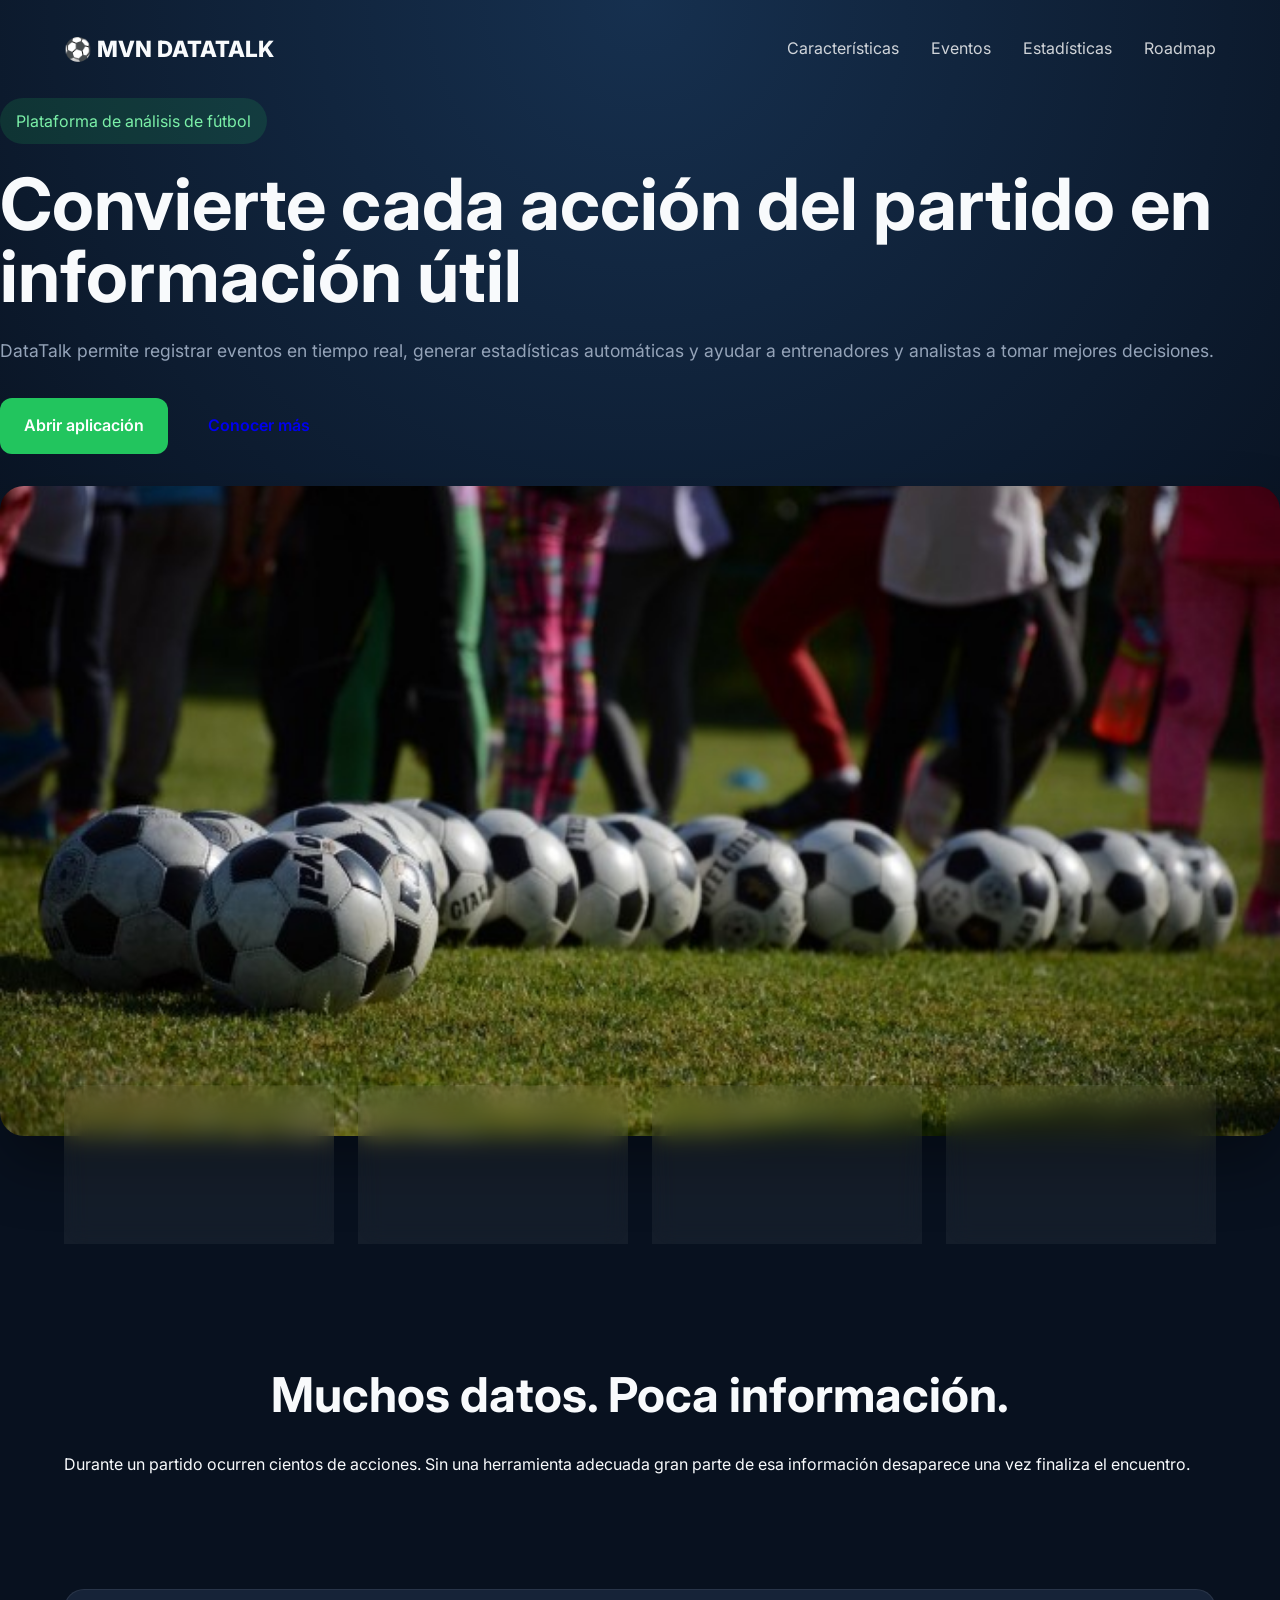
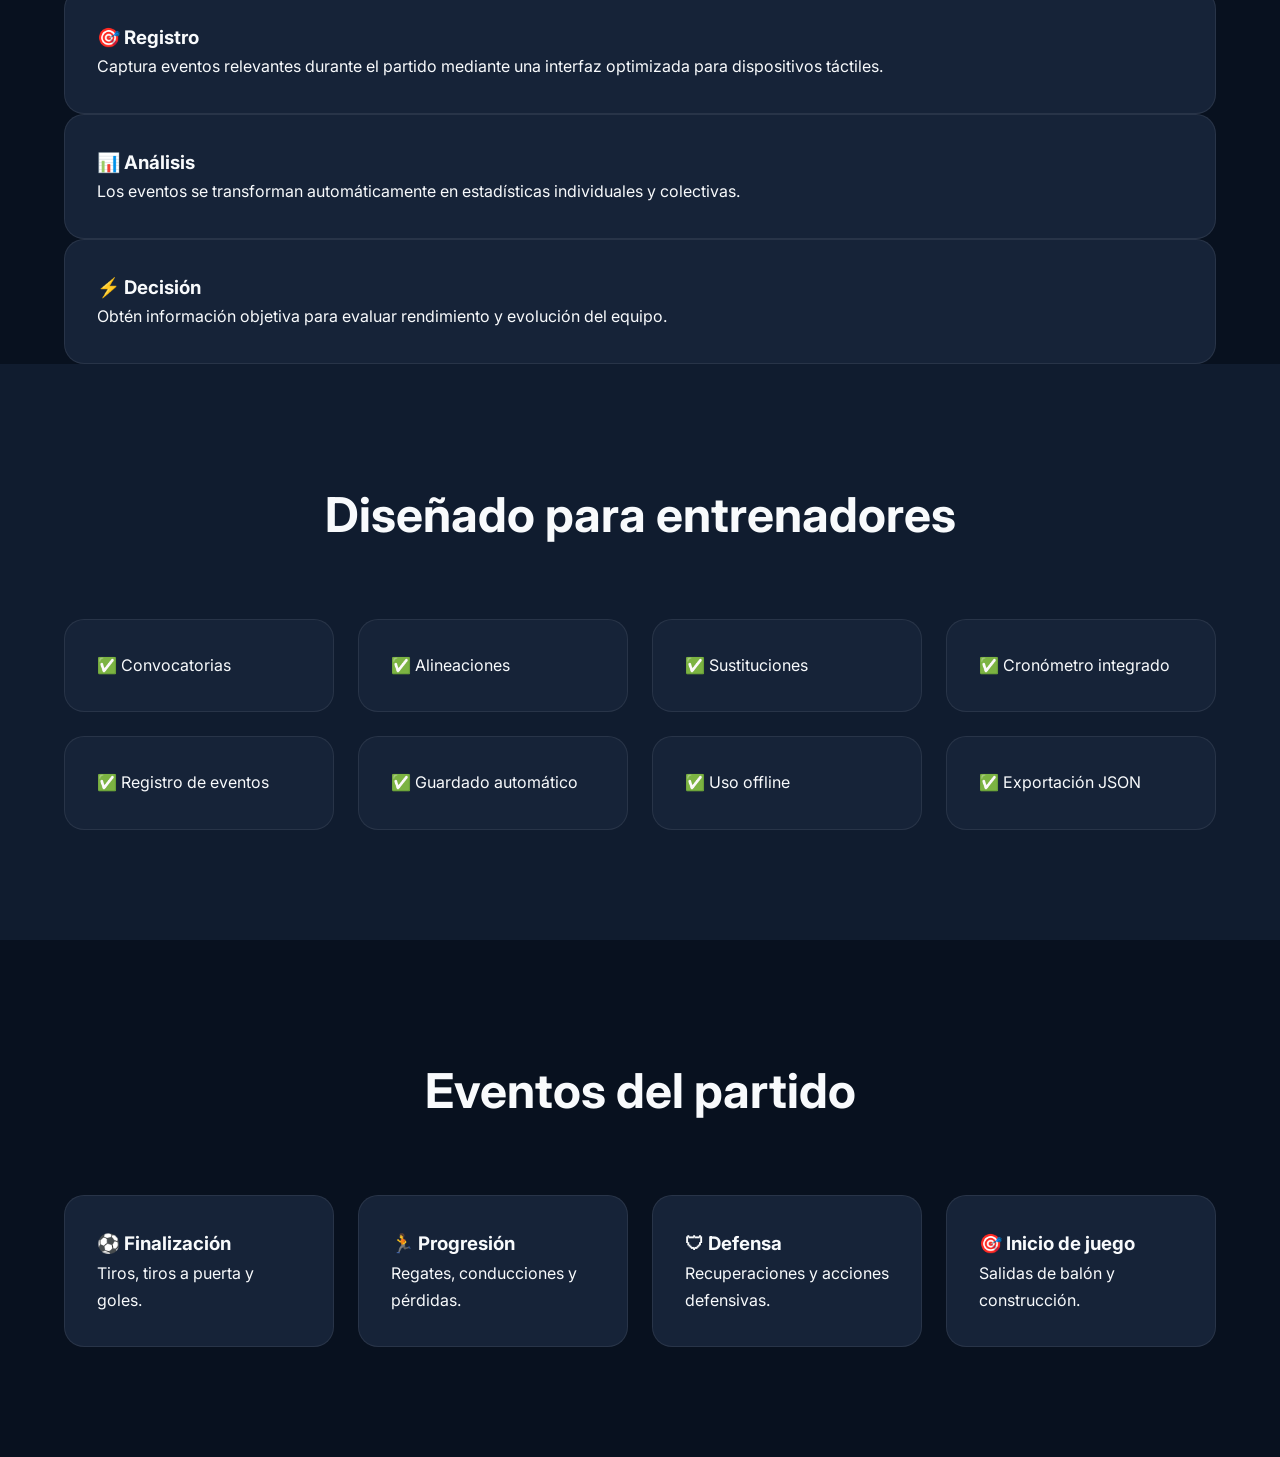
<file: index.html>
<!DOCTYPE html>
<html lang="">
  <head>

    <meta charset="UTF-8">
    <meta name="viewport" content="width=device-width, initial-scale=1.0">

    <title>DataTalk | Football Analytics Platform</title>

    <meta name="description"
          content="Plataforma de análisis de fútbol basada en eventos y estadísticas en tiempo real.">

    <meta name="keywords"
          content="football analytics, scouting, datatalk, fútbol, estadísticas, análisis deportivo">

    <meta name="author" content="Antonio Rivas">

    <link rel="preconnect" href="https://fonts.googleapis.com">
    <link rel="preconnect" href="https://fonts.gstatic.com" crossorigin>

    <link href="https://fonts.googleapis.com/css2?family=Inter:wght@300;400;500;600;700;800;900&display=swap"
          rel="stylesheet">

    <link rel="stylesheet" href="style-ppal.css">

</head>

  <body>

<header class="hero">
    <nav class="navbar">
        <div class="logo">            ⚽ MVN DATATALK        </div>
        <ul class="menu">
            <li><a href="#features">Características</a></li>
            <li><a href="#events">Eventos</a></li>
            <li><a href="#stats">Estadísticas</a></li>
            <li><a href="#roadmap">Roadmap</a></li>
        </ul>
    </nav>

    <div class="hero-content">
        <div class="hero-text">
            <span class="badge">                Plataforma de análisis de fútbol</span>
            <h1>                Convierte cada acción del partido                en información útil            </h1>
            <p>
                DataTalk permite registrar eventos en tiempo real,
                generar estadísticas automáticas y ayudar a entrenadores
                y analistas a tomar mejores decisiones.
            </p>

            <div class="hero-buttons">
                <a href="cliente/" class="btn btn-primary">                    Abrir aplicación                </a>
                <a href="#features" class="btn btn-secondary">                    Conocer más                </a>
            </div>
        </div>
        <div class="hero-image">
            <img src="images/hero.jpg"                 alt="Football analytics">
        </div>
    </div>
</header>


<!--  Bloque métricas-->
<section class="metrics">
    <div class="container">
        <div class="metric-card">
            <h3>⚽</h3>
            <p>Fútbol 8 y 11</p>
        </div>
        <div class="metric-card">
            <h3>📱</h3>
            <p>PWA para iPad</p>
        </div>
        <div class="metric-card">
            <h3>📊</h3>
            <p>Estadísticas automáticas</p>
        </div>
        <div class="metric-card">
            <h3>💾</h3>
            <p>Exportación JSON</p>
        </div>
    </div>
</section>

<!-- Sección problema -->
<section class="section">
    <div class="container">
        <h2>            Muchos datos. Poca información.        </h2>
        <p class="section-text">
            Durante un partido ocurren cientos de acciones.
            Sin una herramienta adecuada gran parte de esa
            información desaparece una vez finaliza el encuentro.
        </p>
    </div>
</section>


<!-- Primer grupos tarjetas: registro - análisis - decisión -->
<section class="cards-section">
    <div class="container">
        <div calss="cards">
        <article class="card">
            <h3>🎯 Registro</h3>
            <p>
                Captura eventos relevantes durante el partido
                mediante una interfaz optimizada para dispositivos táctiles.
           </p>
        </article>
        <article class="card">
            <h3>📊 Análisis</h3>
            <p>
                Los eventos se transforman automáticamente
                en estadísticas individuales y colectivas.
            </p>
        </article>
        <article class="card">
            <h3>⚡ Decisión</h3>
            <p>
                Obtén información objetiva para evaluar
                rendimiento y evolución del equipo.
            </p>
        </article>
        </div>
    </div>
</section>

<!-- Características -->
<section id="features" class="section dark">
    <div class="container">
        <h2>            Diseñado para entrenadores        </h2>
        <div class="feature-grid">
            <div class="feature-card">                ✅ Convocatorias            </div>
            <div class="feature-card">                ✅ Alineaciones            </div>
            <div class="feature-card">                ✅ Sustituciones            </div>
            <div class="feature-card">                ✅ Cronómetro integrado            </div>
            <div class="feature-card">                ✅ Registro de eventos            </div>
            <div class="feature-card">                ✅ Guardado automático            </div>
            <div class="feature-card">                ✅ Uso offline            </div>
            <div class="feature-card">                ✅ Exportación JSON            </div>
        </div>
    </div>
</section>


<!-- Eventos registrados-->
<section id="events" class="section">
    <div class="container">
        <h2>            Eventos del partido        </h2>
        <div class="event-grid">
            <div class="event-card">
                <h3>⚽ Finalización</h3>
                <p>                    Tiros, tiros a puerta y goles.                </p>
            </div>
            <div class="event-card">
                <h3>🏃 Progresión</h3>
                <p>                    Regates, conducciones y pérdidas.                </p>
            </div>
            <div class="event-card">
                <h3>🛡 Defensa</h3>
                <p>                    Recuperaciones y acciones defensivas.                </p>
            </div>
            <div class="event-card">
                <h3>🎯 Inicio de juego</h3>
                <p>                    Salidas de balón y construcción.                </p>
            </div>
        </div>
    </div>

</section>

<!-- -->
</body>
</html>
</file>
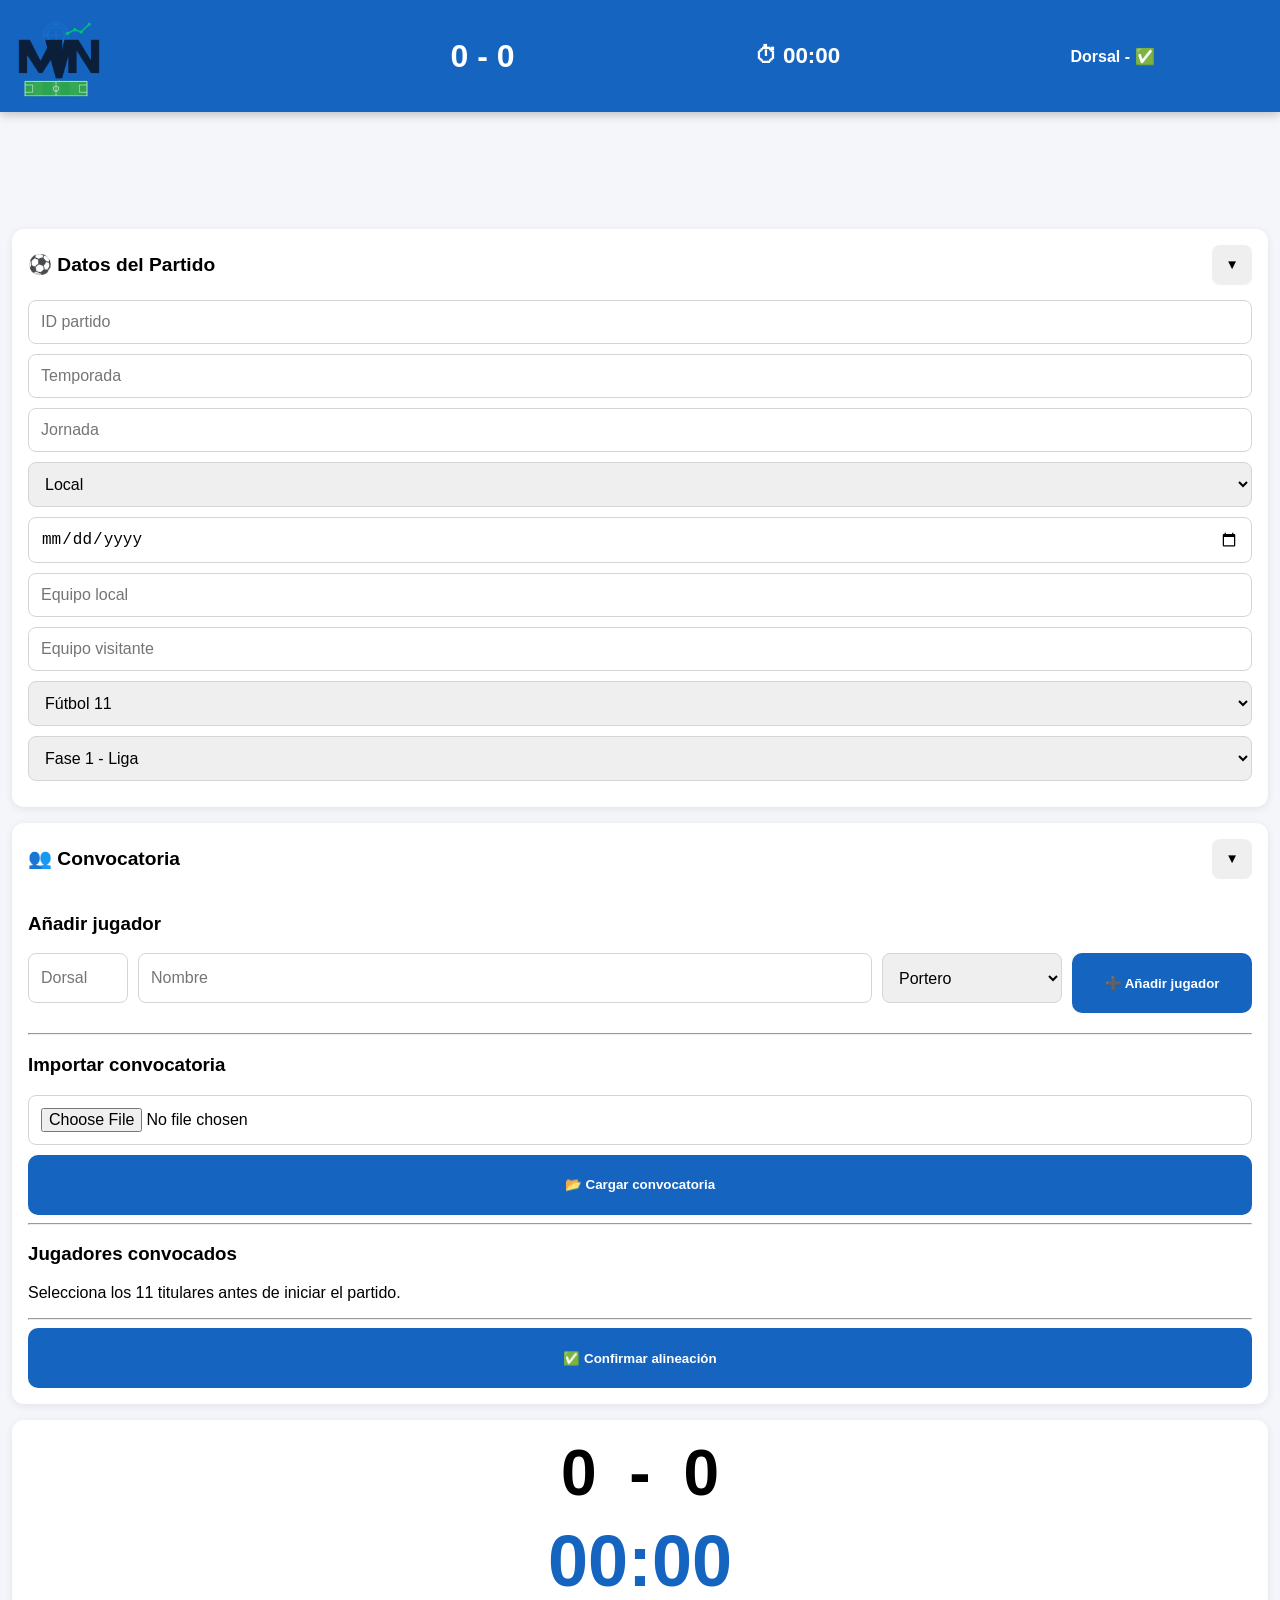
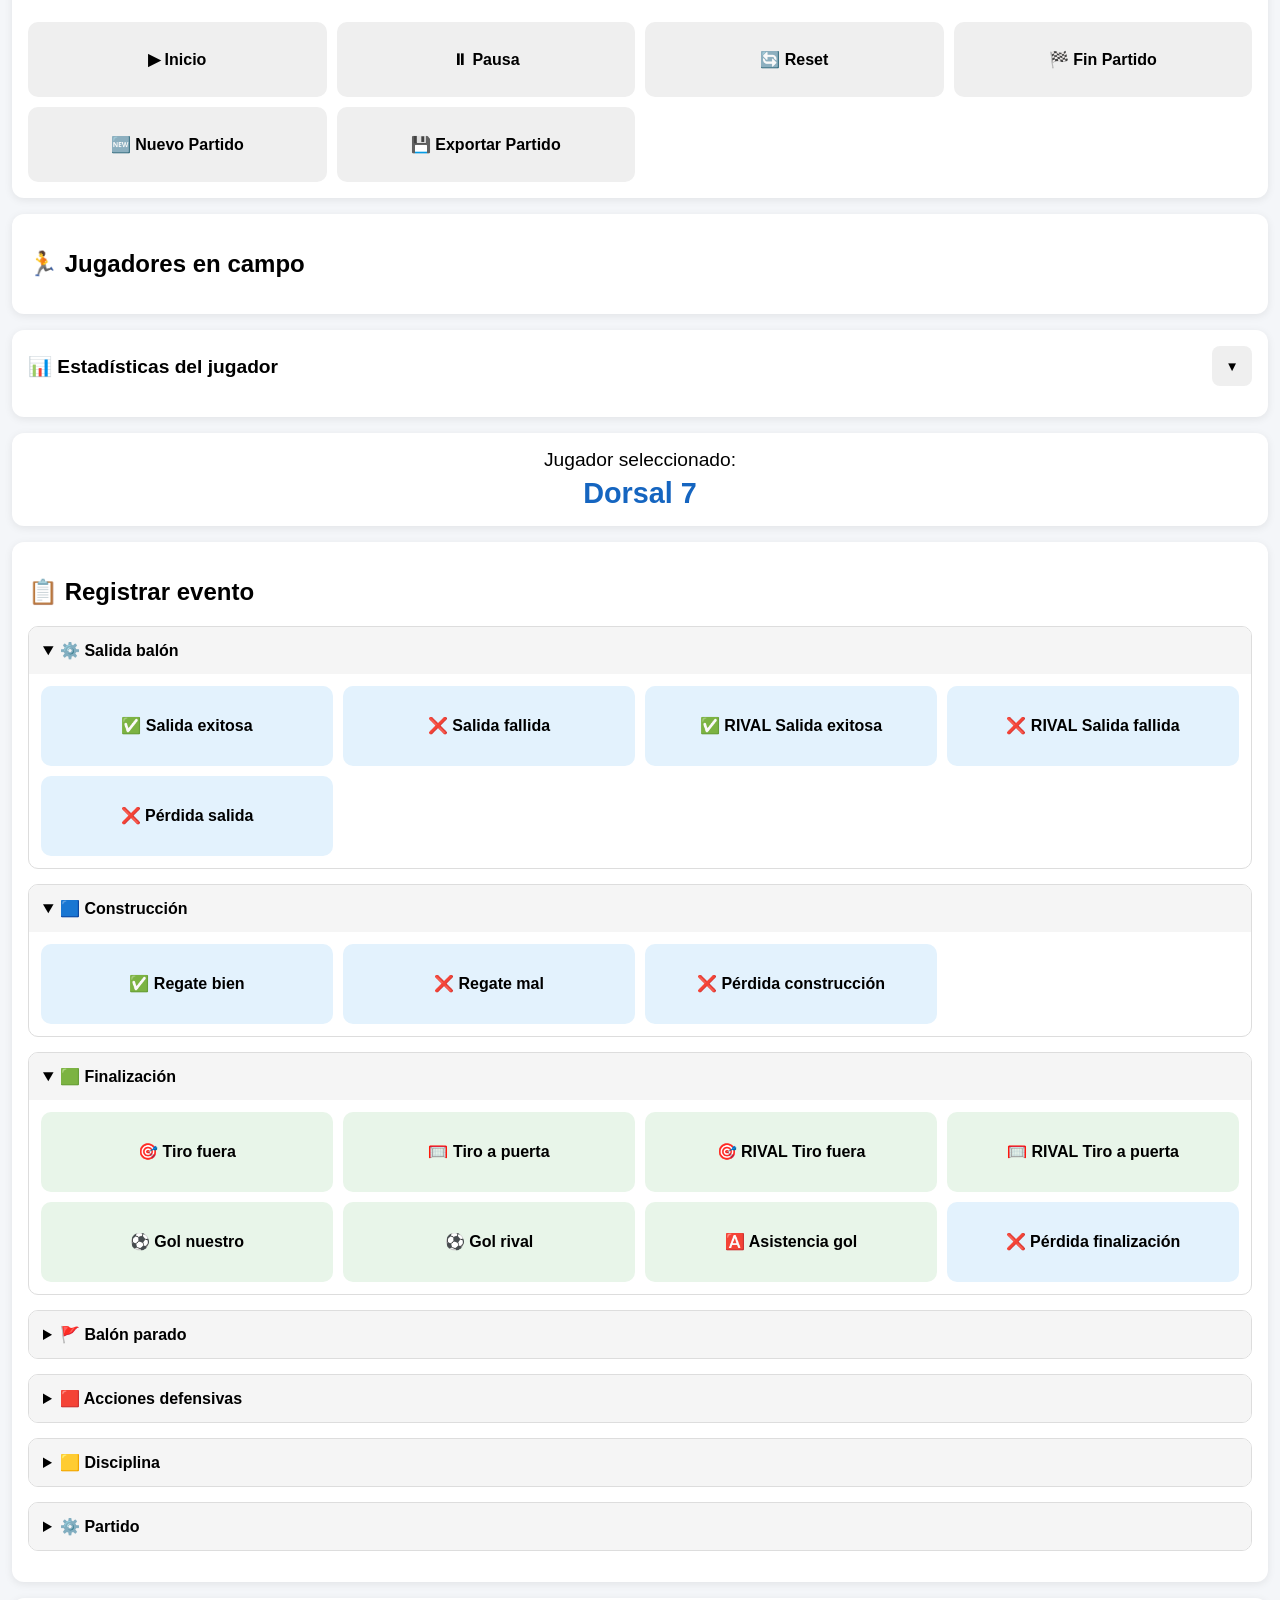
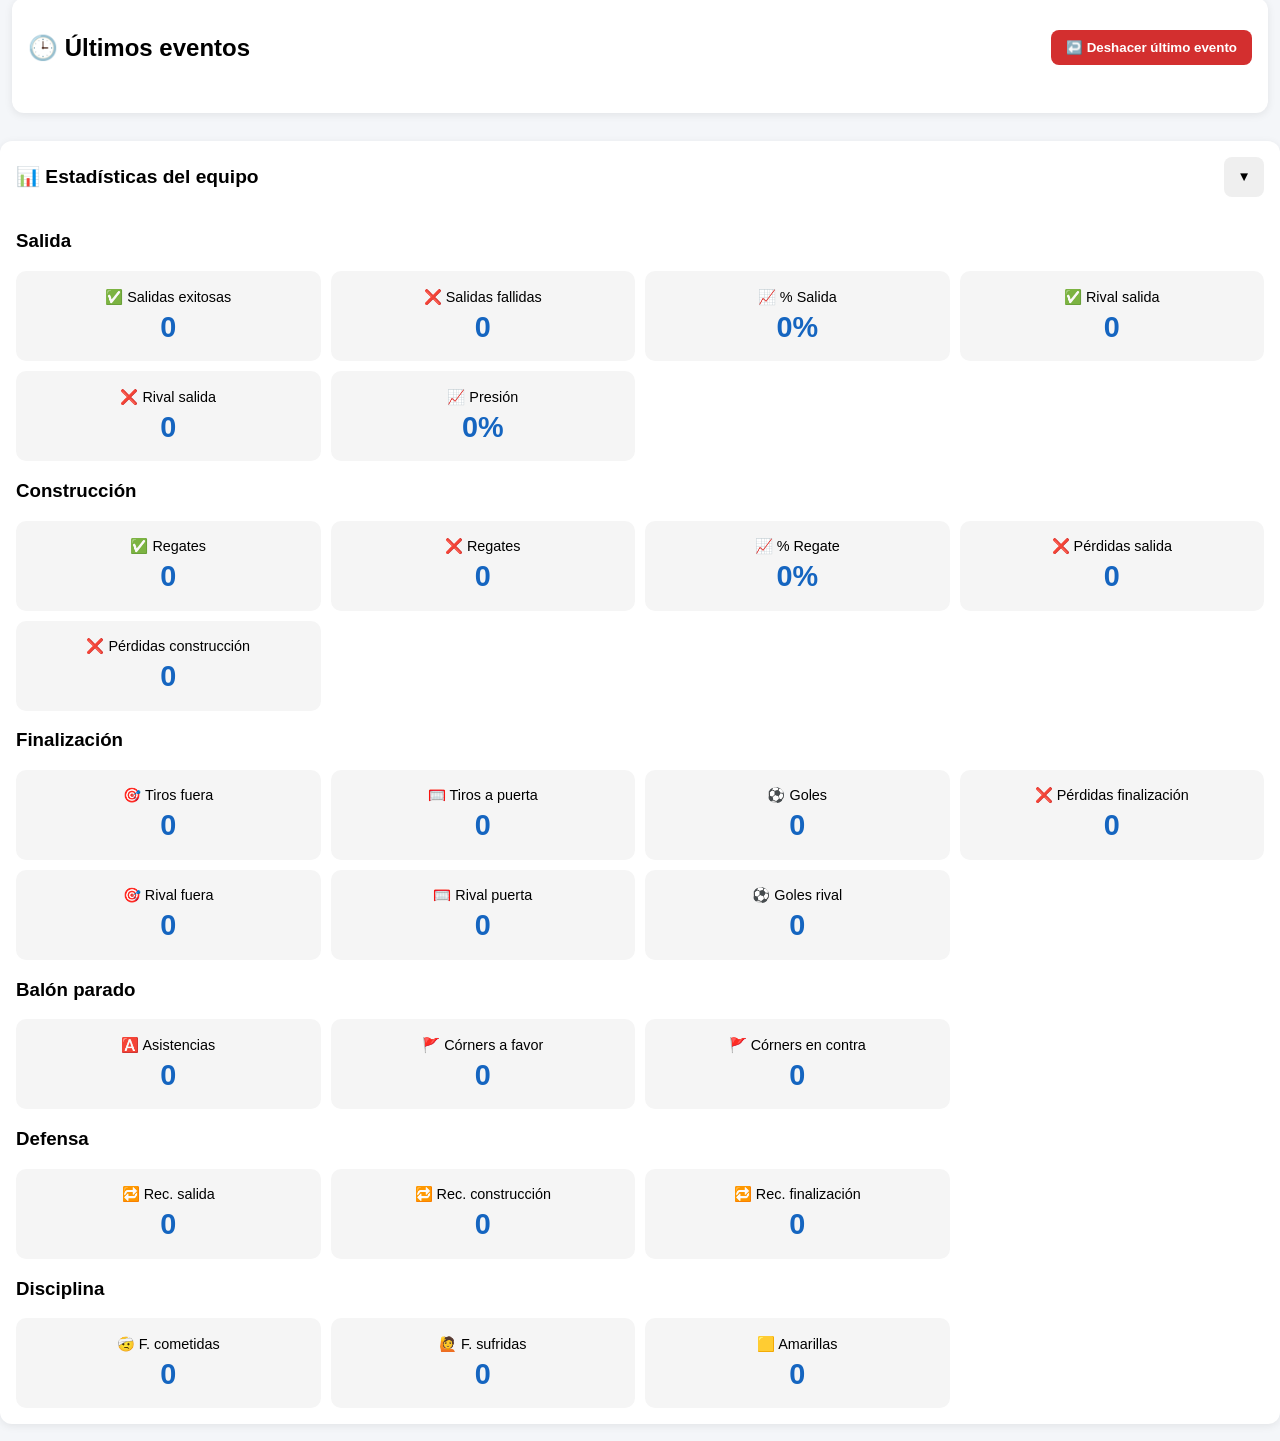
<file: cliente-V2/index.html>
<!DOCTYPE html>
<html lang="es">
<head>
    <meta charset="UTF-8">
    <meta name="viewport" content="width=device-width, initial-scale=1.0">
    <meta name="theme-color" content="#1976d2">
<!-- ENLACE A MANIFEST -->
    <link rel="manifest" href="manifest.json">

    <title>DataTalk v2</title>
    <link rel="stylesheet" href="css/style.css">
</head>

<body>
<!-- PANEL STICKY -->
<header class="sticky-panel">
    <img src="assets/logo.png" alt="Data Talk" class="sticky-logo">
    
  <div class="sticky-score">
      <span id="stickyHomeGoals">2</span>
      <span class="sticky-separator">-</span>
      <span id="stickyAwayGoals">1</span>
  </div>

  <div class="sticky-timer">
      ⏱ <span id="stickyTimer">-:-</span>
  </div>

  <!-- 
    <div class="sticky-team">
      🟢 <span id="activeTeamLabel"> Nuestro equipo </span>
  </div>
  -->
  <div class="sticky-player">
      Dorsal <span id="stickySelectedPlayer">- </span> ✅
  </div>

</header>
<!-- LOGOTIPO -->
 <header class="app-header">
    <img src="assets/logo.png" alt="Data Talk" class="app-logo">
    <div>
        <h1>Data Talk</h1>
        <p> Registro y análisis de eventos deportivos</p>
    </div>
</header>

<div class="app-container">
    <!-- DATOS DEL PARTIDO -->
    <section class="card collapsible">
        <div class="section-header">
            <h2>⚽ Datos del Partido</h2>
            <button class="collapse-btn" data-target="matchContent">▼</button>
        </div>
        <div id="matchContent" class="section-content">
            <input type="text" id="matchId" placeholder="ID partido">
            <input type="text" id="season"  placeholder="Temporada">
            <input type="text" id="round"  placeholder="Jornada">
            <select id="venue">
                <option value="home" > Local </option>
                <option value="away"> Visitante </option>
            </select>
            <input type="date" id="matchDate">
            <input type="text" id="homeTeam"  placeholder="Equipo local">
            <input type="text" id="awayTeam" placeholder="Equipo visitante">
            <select id="matchType">
                <option value="F11" selected> Fútbol 11 </option>
                <option value="F8"> Fútbol 8 </option>
            </select>
            <select id="competition">
                <option>Fase 1 - Liga</option>
                <option>Fase 2 - Liga </option>
                <option>Copa</option>
                <option>Amistoso/Torneo</option>
            </select>
        </div>
    </section>

<!-- CONVOCATORIA -->
<section class="card collapsible">
    <div class="section-header">
        <h2>👥 Convocatoria</h2>
        <button class="collapse-btn" data-target="squadContent"> ▼ </button>
    </div>
    <div id="squadContent" class="section-content">
        <!-- ALTA MANUAL -->
        <h3>Añadir jugador</h3>
        <div class="player-form">
            <input type="number" id="playerDorsal" placeholder="Dorsal">
            <input type="text" id="playerName"  placeholder="Nombre">
            <select id="playerPosition">
                <option value="POR">Portero</option>
                <option value="LD">Lateral Derecho</option>
                <option value="DFC">Defensa Central</option>
                <option value="LI">Lateral Izquierdo</option>
                <option value="MC">Medio Centro</option>
                <option value="EI">Extremo Izquierdo</option>
                <option value="ED">Extremo Derecho</option>
                <option value="DC">Delantero</option>
            </select>
            <button type="button" id="addPlayerBtn" class="primary-btn">
                ➕ Añadir jugador
            </button>
        </div>
        <hr>
        <!-- IMPORTAR CONVOCATORIA -->
        <h3>Importar convocatoria</h3>
        <div class="import-panel">
            <input type="file" id="lineupFile" accept=".txt">
            <button type="button" id="loadLineupBtn" class="primary-btn">
                📂 Cargar convocatoria
            </button>
        </div>
        <hr>

        <!-- LISTADO DE CONVOCADOS -->
        <h3>Jugadores convocados</h3>
        <p> Selecciona los 11 titulares antes de iniciar el partido.</p>
        <div id="playersList">
            <!-- renderSquad() insertará aquí: 
            <div class="player-row">
                <label>   
                    <input type="checkbox" class="starter-checkbox" data-player-id="123">
                    8 - Antonio Rivas (MC)
                </label>
            </div>
            <div class="player-row">
                <label>
                    <input type="checkbox" class="starter-checkbox" data-player-id="1">
                    1 - Juan Pérez (POR)
                </label>
            </div>
            -->
        </div>
        <hr>
        <!-- CONFIRMAR ALINEACIÓN -->
        <button type="button" id="confirmLineupBtn" class="primary-btn">
            ✅ Confirmar alineación
        </button>
    </div>
</section>
<!-- PANEL DE PARTIDO-->
<section class="card match-panel">
    <div class="scoreboard">
        <span id="homeGoals">0</span>
        <span class="separator">-</span>
        <span id="awayGoals">0</span>
    </div>
    <div id="timer">   00:00  </div>
    <div class="timer-controls">
        <button id="startBtn">   ▶ Inicio </button>
        <button id="pauseBtn"> ⏸ Pausa </button>
        <button id="resetBtn"> 🔄 Reset </button>
        <button id="finishBtn"> 🏁 Fin Partido </button>
        <button id="newMatchBtn">🆕 Nuevo Partido  </button>
        <button id="exportMatchBtn"> 💾 Exportar Partido  </button>
    </div>
</section>

<!-- JUGADORES -->
<section class="card">
    <h2>🏃 Jugadores en campo</h2>
    <div id="fieldPlayers">
    <!-- Generados por JS -->
        <button class="player-btn">1</button>
        <button class="player-btn">2</button>
        <button class="player-btn">3</button>
        <button class="player-btn">4</button>

        <button class="player-btn">5</button>
        <button class="player-btn">6</button>
        <button class="player-btn selected">7</button>
        <button class="player-btn">8</button>

        <button class="player-btn">9</button>
        <button class="player-btn">10</button>
        <button class="player-btn">11</button>
        </div>
</section>

<!-- ESTADÍSTICAS JUGADOR -->
<section class="card collapsible">
    <div class="section-header">
    <h2>📊 Estadísticas del jugador</h2>
     <button class="collapse-btn" data-target="playerStatsContent">  ▼ </button>
    </div>
    <div id="playerStatsContent" class="section-content" collapsed>
        <div id="playerStats">
        </div>
    </div>
</section>

<!-- JUGADOR SELECCIONADO -->
    <section class="card selected-player-card">
        <span>Jugador seleccionado:</span>
        <strong id="selectedPlayer">
            Dorsal 7
        </strong>
    </section>

    <!-- EVENTOS -->
    <section class="card">
        <h2>📋 Registrar evento</h2>
        <!-- SALIDA BALÓN -->
        <details open>
            <summary>⚙️ Salida balón</summary>
            <div class="event-grid">
                <button class="offensive" data-event="buildout_success"> ✅ Salida exitosa </button>
                <button class="offensive" data-event="buildout_fail"> ❌ Salida fallida </button>
                <button class="offensive" data-event="rival_buildout_success"> ✅ RIVAL Salida exitosa</button>
                <button class="offensive" data-event="rival_buildout_fail"> ❌ RIVAL Salida fallida </button>
                <button class="offensive" data-event="loss_buildout"> ❌ Pérdida salida </button>
            </div>
        </details>
      
        <!-- CONSTRUCCIÓN -->
        <details open>
            <summary>🟦 Construcción</summary>
            <div class="event-grid">
                <button class="offensive" data-event="dribble_ok"> ✅ Regate bien </button>
                <button class="offensive" data-event="dribble_bad"> ❌ Regate mal </button>
                <button class="offensive" data-event="loss_build"> ❌ Pérdida construcción</button>
            </div>
        </details>

        <!-- FINALIZACIÓN -->
        <details open>
            <summary>🟩 Finalización</summary>
            <div class="event-grid">
                <button class="finishing" data-event="shot_off"> 🎯 Tiro fuera      </button>
                <button class="finishing" data-event="shot_target"> 🥅 Tiro a puerta  </button>
                <button class="finishing" data-event="rival_shot_off"> 🎯 RIVAL Tiro fuera      </button>
                <button class="finishing" data-event="rival_shot_target"> 🥅 RIVAL Tiro a puerta  </button>
                <button class="finishing" data-event="goal_own"> ⚽ Gol nuestro   </button>
                <button class="finishing" data-event="rival_goal"> ⚽ Gol rival</button>
                <button class="finishing" data-event="assist"> 🅰️ Asistencia gol </button>
                <button class="offensive" data-event="loss_finish"> ❌ Pérdida finalización</button>
            </div>
        </details>

        <!-- BALÓN PARADO -->
        <details>
            <summary>🚩 Balón parado</summary>
            <div class="event-grid">
                <button class="offensive" data-event="corner_for">🚩 Córner a favor</button>
                <button class="defensive" data-event="rival_corner">🚩 Córner en contra</button>
            </div>
        </details>

        <!-- DEFENSIVO -->
        <details>
            <summary>🟥 Acciones defensivas</summary>
            <div class="event-grid">
                <button class="defensive" data-event="recovery_buildout">🔁 Recuperación salida   </button>
                <button class="defensive" data-event="recovery_build"> 🔁 Recuperación construcción</button>
                <button class="defensive" data-event="recovery_finish"> 🔁 Recuperación finalización</button>
            </div>
        </details>

        <!-- DISCIPLINA -->
        <details>
            <summary>🟨 Disciplina</summary>
            <div class="event-grid">
                <button class="discipline" data-event="foul_committed"> 🤕 Falta cometida </button>
                <button class="discipline" data-event="foul_received"> 🙋 Falta sufrida</button>
                <button class="discipline" data-event="yellow">  🟨 Amarilla </button>
            </div>
        </details>

        <!-- PARTIDO -->
        <details>
            <summary>⚙️ Partido</summary>
            <div class="event-grid">
                <button class="match-event" id="substitutionBtn">  🔄 Cambio  </button>
            </div>
        </details>

    </section>
        <!-- ÚLTIMOS EVENTOS -->

    <section class="card">
        <div class="timeline-header">
            <h2>🕒 Últimos eventos</h2>
            <button type="button" id="undoEventBtn"> ↩️ Deshacer último evento         </button>
        </div>
        <div id="timeline">
        <!--
            <div class="timeline-item"> 23' D7 Pase correcto </div>
            <div class="timeline-item"> 24' D9 Regate correcto </div>
            <div class="timeline-item"> 25' D10 Tiro </div>
        -->
        </div>
    </section>
</div>
<section class="card collapsible">
    <div class="section-header">
    <h2>📊 Estadísticas del equipo</h2>
     <button class="collapse-btn" data-target="teamStatsContent">  ▼ </button>
    </div>
    <div id="teamStatsContent" class="section-content" collapsed>
        <div id="teamStats">
        </div>
    </div>
</section>

<div id="substitutionModal" class="modal hidden">
    <div class="modal-content">
        <h2>🔄 Cambio</h2>
        <label> Sale </label>
        <select id="playerOutSelect">
        </select>
        <label> Entra </label>
        <select id="playerInSelect">
        </select>

        <div class="modal-actions">
            <button id="cancelSubBtn"> Cancelar</button>
            <button id="confirmSubBtn"> Confirmar </button>
        </div>
    </div>
</div>

<script src="js/players.js"></script>

<script src="js/ui.js"></script>

<script src="js/export.js"></script>
<script src="js/app.js"></script>
<script src="js/state.js"></script>
<script src="js/timer.js"></script>
<script src="js/scoreboard.js"></script>

<script src="js/timeline.js"></script>
<script src="js/events.js"></script>
<script src="js/substitutions.js"></script>
<script src="js/storage.js"></script>

<script src="js/stats.js"></script>



<script>
if (
    "serviceWorker" in navigator &&
    window.location.protocol !== "file:"
) {
    window.addEventListener("load", () => {
        navigator.serviceWorker
            .register("./service-worker.js")
            .then(() => {
                console.log("✅ Service Worker registrado");
            })
            .catch(error => {
                console.error(error);
            });
    });
}
else {
    console.log(
        "ℹ️ Service Worker desactivado en modo local"
    );
}
</script>

</body>
</html>
</file>
<file: style-ppal.css>
:root {

    --bg: #08111f;
    --surface: #101c2f;
    --card: #162338;

    --primary: #22c55e;
    --secondary: #06b6d4;

    --text: #f8fafc;
    --muted: #94a3b8;

    --radius: 20px;
}

* {
    margin: 0;
    padding: 0;
    box-sizing: border-box;
}

html {
    scroll-behavior: smooth;
}

body {
    font-family: 'Inter', sans-serif;
    background: var(--bg);
    color: var(--text);
    line-height: 1.7;
}

img {
    width: 100%;
    display: block;
    border-radius: var(--radius);
}

.hero-image img {
    width: 100%;
    height: 650px;

    object-fit: cover;
    object-position: center;

    border-radius: 24px;

    box-shadow: 0 30px 60px rgba(0,0,0,.35);
}



.container {
    width: min(1200px, 90%);
    margin: auto;
}

.hero {

    min-height: 100vh;

    background:
        radial-gradient(circle at top, #16304f 0%, #08111f 70%);
}

.navbar {

    width: min(1200px, 90%);
    margin: auto;

    padding: 30px 0;

    display: flex;
    justify-content: space-between;
    align-items: center;
}

.logo {

    font-size: 1.4rem;
    font-weight: 800;
}

.menu {

    display: flex;
    gap: 2rem;
    list-style: none;
}

.menu a {

    color: white;
    text-decoration: none;
    opacity: .8;
}

.menu a:hover {
    opacity: 1;
}

.hero-container {

    width: min(1200px, 90%);
    margin: auto;

    min-height: 80vh;

    display: grid;
    grid-template-columns: 1.2fr 1fr;
    gap: 4rem;
    align-items: center;
}

.badge {

    display: inline-block;

    padding: .6rem 1rem;

    background: rgba(34, 197, 94, .15);

    color: #7bf0a8;

    border-radius: 30px;
}

.hero h1 {

    font-size: 4.5rem;
    line-height: 1;
    margin: 1.5rem 0;
}

.hero p {

    color: var(--muted);
    margin-bottom: 2rem;
    font-size: 1.1rem;
}

.hero-buttons {

    display: flex;
    gap: 1rem;
    margin-bottom: 2rem;
}

.btn {

    text-decoration: none;
    border-radius: 12px;
    padding: 14px 24px;
    font-weight: 600;
}

.btn-primary {

    background: var(--primary);
    color: white;
}

.btn-outline {

    border: 1px solid rgba(255,255,255,.15);
    color: white;
}

.hero-stats {

    display: grid;
    grid-template-columns: repeat(4,1fr);
    gap: 1rem;
}

.metrics {
    margin-top: -50px;
    position: relative;
    z-index: 10;
}

.metrics .container {
    display: grid;
    grid-template-columns: repeat(4, 1fr);
    gap: 1.5rem;
}

.metric-card {
    background: rgba(255,255,255,0.05);
    backdrop-filter: blur(12px);
    border: 1px solid rgba(255,255,255,0.08);

    padding: 2rem;
    border-radius: 20px;

    text-align: center;

    transition: all .3s ease;
}

.metric-card:hover {
    transform: translateY(-6px);

    border-color: var(--primary);

    box-shadow: 0 15px 35px rgba(0,0,0,.3);
}

.metric-card h3 {
    font-size: 2rem;
    margin-bottom: .75rem;
}

.metric-card p {
    color: var(--muted);
    font-size: .95rem;
}

.section {
    padding: 110px 0;
}

.dark {
    background: var(--surface);
}

.section h2 {

    text-align: center;
    font-size: 3rem;

    margin-bottom: 1rem;
}

.subtitle {

    max-width: 700px;
    margin: auto;
    text-align: center;

    color: var(--muted);
}

.cards,
.feature-grid,
.event-grid,
.stats-grid,
.roadmap {

    display: grid;
    gap: 1.5rem;
    margin-top: 4rem;
}

.cards {
    grid-template-columns: repeat(3,1fr);
}

.feature-grid,
.event-grid,
.stats-grid {
    grid-template-columns: repeat(4,1fr);
}

.roadmap {
    grid-template-columns: repeat(3,1fr);
}

.card,
.feature-card,
.event-card,
.stat-card,
.roadmap-card {

    background: var(--card);

    padding: 2rem;

    border-radius: var(--radius);
    border: 1px solid rgba(255,255,255,.08);
    transition: all .3s ease;

}

.card:hover,
.feature-card:hover,
.event-card:hover,
.stat-card:hover,
.roadmap-card:hover {

    transform: translateY(-6px);
    border-color: rgba(34,197,94,.5);
    box-shadow: 0 20px 40px rgba(0,0,0,.3);
}

.dashboard {
    margin: 4rem 0;
}

.timeline {

    margin-top: 4rem;

    display: flex;
    gap: 1rem;
}

.step {

    flex: 1;

    background: var(--card);

    padding: 2rem;

    border-radius: 20px;

    text-align: center;
}

.step span {

    width: 50px;
    height: 50px;

    border-radius: 50%;

    background: var(--primary);

    display: flex;
    align-items: center;
    justify-content: center;

    margin: auto auto 1rem;
}

.two-columns {

    display: grid;
    grid-template-columns: 1fr 1fr;
    gap: 4rem;
    align-items: center;
}

.advantages {

    list-style: none;

    display: flex;
    flex-direction: column;
    gap: 1rem;

    margin-top: 2rem;
}

.cta {

    padding: 120px 20px;

    text-align: center;

    background:
        linear-gradient(
            135deg,
            #22c55e,
            #06b6d4
        );
}

.cta h2 {

    font-size: 3rem;
    max-width: 900px;
    margin: auto auto 2rem;
}

footer {

    text-align: center;
    padding: 2rem;

    color: var(--muted);
}

@media(max-width:900px){

    .hero-container{
        grid-template-columns:1fr;
    }

    .hero h1{
        font-size:3rem;
    }

    .hero-stats{
        grid-template-columns:1fr 1fr;
    }

    .cards,
    .feature-grid,
    .event-grid,
    .stats-grid,
    .roadmap{
        grid-template-columns:1fr;
    }

    .timeline{
        flex-direction:column;
    }

    .two-columns{
        grid-template-columns:1fr;
    }

    .menu{
        display:none;
    }
    .metrics .container{
         grid-template-columns: repeat(2, 1fr);
    }
    .hero-image img {
        height: 350px;
    }
}
</file>
<file: cliente-V2/css/style.css>
@import url("./layout.css");
@import url("./match.css");
@import url("./players.css");
@import url("./events.css");
@import url("./responsive.css");
</file>
